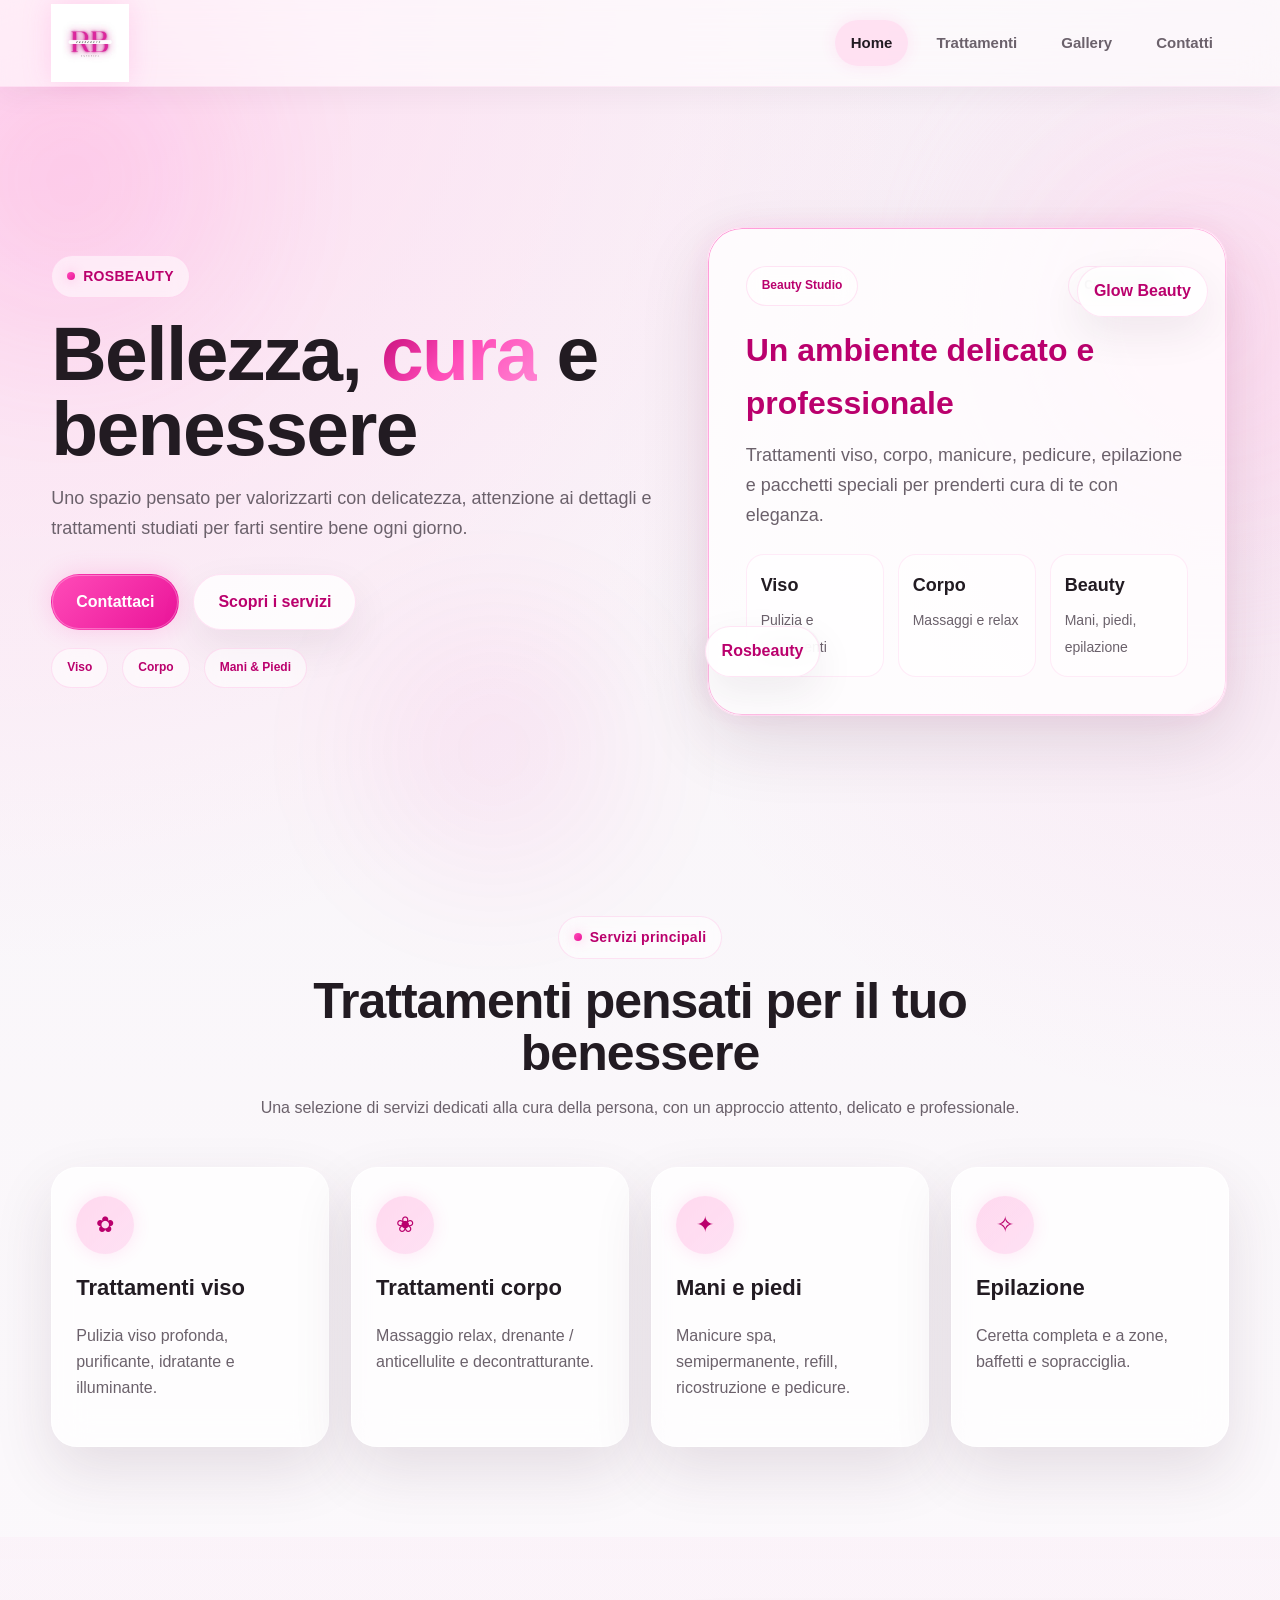
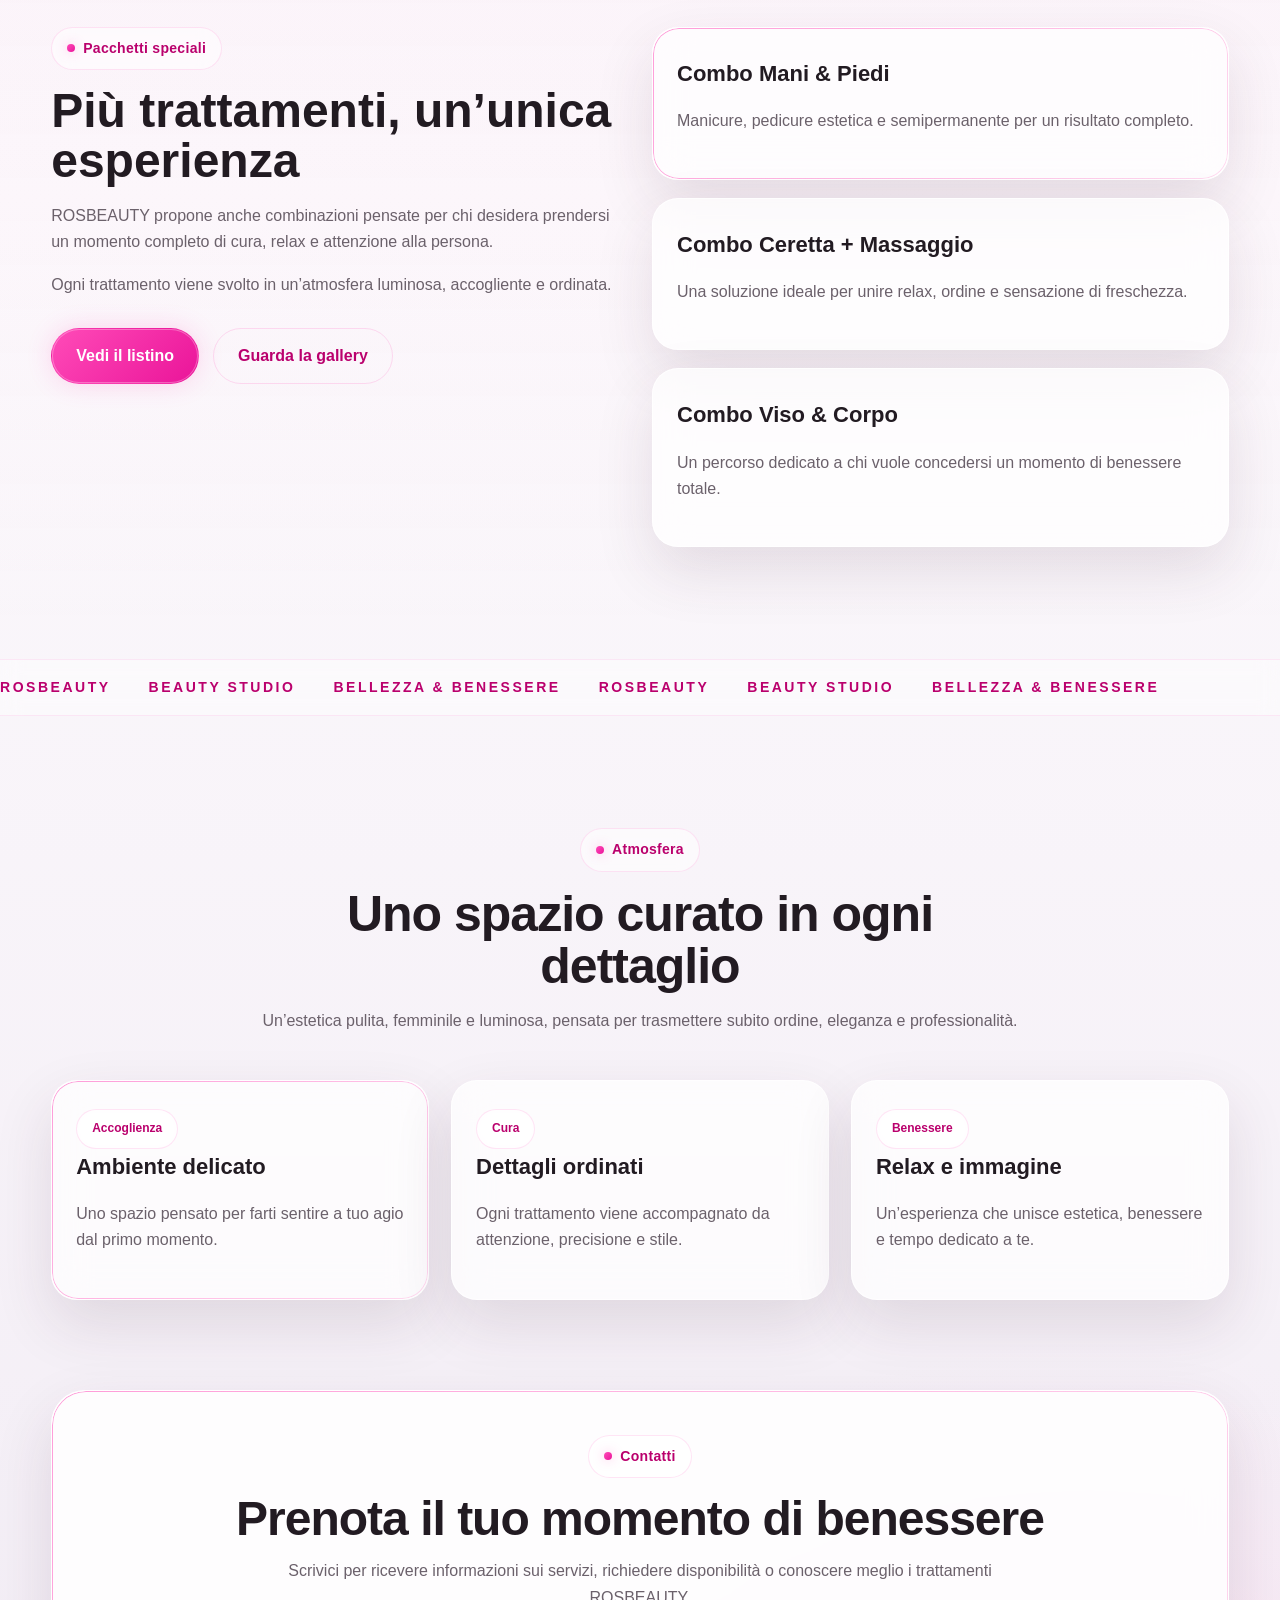
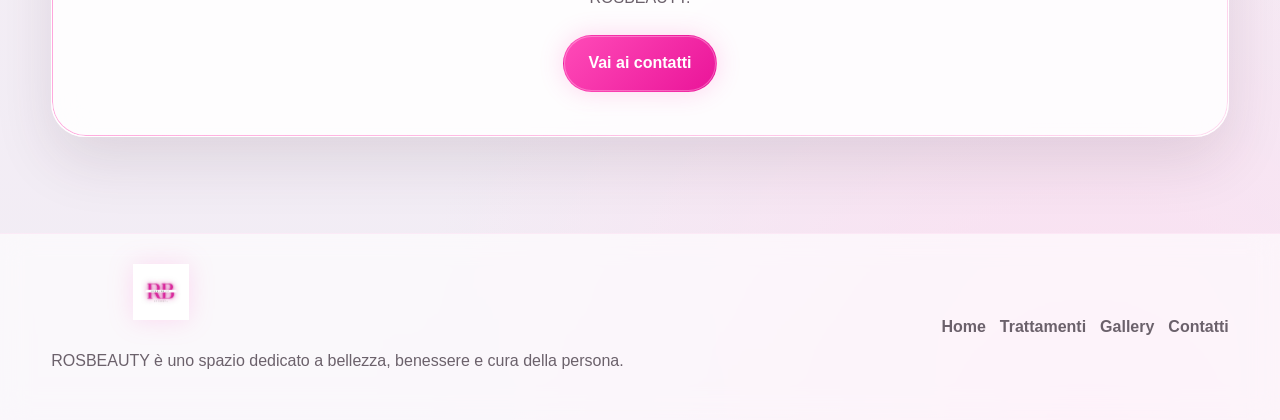
<file: index.html>
<!DOCTYPE html>
<html lang="it">
<head>
    <meta charset="UTF-8">
    <meta name="viewport" content="width=device-width, initial-scale=1.0">
    <title>ROSBEAUTY - Home</title>
    <meta name="description" content="ROSBEAUTY è uno spazio dedicato alla cura della persona, alla bellezza e al benessere.">
    <link rel="stylesheet" href="style.css">
</head>
<body>
    <div class="page-shell">
        <div class="bg-orb orb-1"></div>
        <div class="bg-orb orb-2"></div>
        <div class="bg-orb orb-3"></div>
        <div class="grid-overlay"></div>

        <header class="site-header">
            <nav class="navbar">
                <div class="container nav-inner">
                    <a href="index.html" class="brand" aria-label="Vai alla home di ROSBEAUTY">
                        <img src="images/logo.jpeg" alt="Logo ROSBEAUTY" class="logo-img">
                    </a>

                    <button class="menu-toggle" aria-label="Apri menu" aria-expanded="false">
                        <span></span>
                        <span></span>
                        <span></span>
                    </button>

                    <div class="nav-links">
                        <a href="index.html" class="active">Home</a>
                        <a href="trattamenti.html">Trattamenti</a>
                        <a href="gallery.html">Gallery</a>
                        <a href="contatti.html">Contatti</a>
                    </div>
                </div>
            </nav>
        </header>

        <main>
            <section class="hero">
                <div class="container hero-grid">
                    <div class="hero-copy reveal">
                        <span class="hero-badge">ROSBEAUTY</span>
                        <h1>
                            Bellezza, <span class="gradient-text">cura</span> e benessere
                        </h1>
                        <p>
                            Uno spazio pensato per valorizzarti con delicatezza, attenzione ai dettagli
                            e trattamenti studiati per farti sentire bene ogni giorno.
                        </p>

                        <div class="hero-buttons">
                            <a href="contatti.html" class="btn btn-primary">Contattaci</a>
                            <a href="trattamenti.html" class="btn btn-secondary">Scopri i servizi</a>
                        </div>

                        <div class="hero-mini-info">
                            <div class="mini-pill">Viso</div>
                            <div class="mini-pill">Corpo</div>
                            <div class="mini-pill">Mani & Piedi</div>
                        </div>
                    </div>

                    <div class="hero-visual reveal reveal-delay-1">
                        <div class="hero-main-card neon-card floating-card">
                            <div class="hero-card-top">
                                <span class="hero-card-chip">Beauty Studio</span>
                                <span class="hero-card-chip muted-chip">Cura su misura</span>
                            </div>

                            <h2>Un ambiente delicato e professionale</h2>
                            <p>
                                Trattamenti viso, corpo, manicure, pedicure, epilazione e pacchetti
                                speciali per prenderti cura di te con eleganza.
                            </p>

                            <div class="hero-stats">
                                <div class="stat-box">
                                    <strong>Viso</strong>
                                    <span>Pulizia e trattamenti</span>
                                </div>
                                <div class="stat-box">
                                    <strong>Corpo</strong>
                                    <span>Massaggi e relax</span>
                                </div>
                                <div class="stat-box">
                                    <strong>Beauty</strong>
                                    <span>Mani, piedi, epilazione</span>
                                </div>
                            </div>
                        </div>

                        <div class="floating-badge floating-badge-1">Glow Beauty</div>
                        <div class="floating-badge floating-badge-2">Rosbeauty</div>
                    </div>
                </div>
            </section>

            <section class="section">
                <div class="container">
                    <div class="section-heading reveal">
                        <span class="section-tag">Servizi principali</span>
                        <h2>Trattamenti pensati per il tuo benessere</h2>
                        <p>
                            Una selezione di servizi dedicati alla cura della persona, con un approccio
                            attento, delicato e professionale.
                        </p>
                    </div>

                    <div class="cards-grid">
                        <article class="service-card reveal reveal-delay-1">
                            <div class="icon-circle">✿</div>
                            <h3>Trattamenti viso</h3>
                            <p>Pulizia viso profonda, purificante, idratante e illuminante.</p>
                        </article>

                        <article class="service-card reveal reveal-delay-2">
                            <div class="icon-circle">❀</div>
                            <h3>Trattamenti corpo</h3>
                            <p>Massaggio relax, drenante / anticellulite e decontratturante.</p>
                        </article>

                        <article class="service-card reveal reveal-delay-3">
                            <div class="icon-circle">✦</div>
                            <h3>Mani e piedi</h3>
                            <p>Manicure spa, semipermanente, refill, ricostruzione e pedicure.</p>
                        </article>

                        <article class="service-card reveal reveal-delay-4">
                            <div class="icon-circle">✧</div>
                            <h3>Epilazione</h3>
                            <p>Ceretta completa e a zone, baffetti e sopracciglia.</p>
                        </article>
                    </div>
                </div>
            </section>

            <section class="section section-soft">
                <div class="container split-showcase">
                    <div class="showcase-text reveal">
                        <span class="section-tag">Pacchetti speciali</span>
                        <h2>Più trattamenti, un’unica esperienza</h2>
                        <p>
                            ROSBEAUTY propone anche combinazioni pensate per chi desidera prendersi
                            un momento completo di cura, relax e attenzione alla persona.
                        </p>
                        <p>
                            Ogni trattamento viene svolto in un’atmosfera luminosa, accogliente e ordinata.
                        </p>

                        <div class="inline-actions">
                            <a href="trattamenti.html" class="btn btn-primary">Vedi il listino</a>
                            <a href="gallery.html" class="btn btn-outline">Guarda la gallery</a>
                        </div>
                    </div>

                    <div class="showcase-stack reveal reveal-delay-1">
                        <div class="feature-box glass-card neon-card">
                            <h3>Combo Mani & Piedi</h3>
                            <p>Manicure, pedicure estetica e semipermanente per un risultato completo.</p>
                        </div>

                        <div class="feature-box glass-card">
                            <h3>Combo Ceretta + Massaggio</h3>
                            <p>Una soluzione ideale per unire relax, ordine e sensazione di freschezza.</p>
                        </div>

                        <div class="feature-box glass-card">
                            <h3>Combo Viso & Corpo</h3>
                            <p>Un percorso dedicato a chi vuole concedersi un momento di benessere totale.</p>
                        </div>
                    </div>
                </div>
            </section>

            <section class="section marquee-section">
                <div class="marquee-wrap">
                    <div class="marquee-track">
                        <span>ROSBEAUTY</span>
                        <span>BEAUTY STUDIO</span>
                        <span>BELLEZZA & BENESSERE</span>
                        <span>ROSBEAUTY</span>
                        <span>BEAUTY STUDIO</span>
                        <span>BELLEZZA & BENESSERE</span>
                    </div>
                </div>
            </section>

            <section class="section">
                <div class="container">
                    <div class="section-heading reveal">
                        <span class="section-tag">Atmosfera</span>
                        <h2>Uno spazio curato in ogni dettaglio</h2>
                        <p>
                            Un’estetica pulita, femminile e luminosa, pensata per trasmettere subito
                            ordine, eleganza e professionalità.
                        </p>
                    </div>

                    <div class="combo-grid">
                        <article class="combo-card neon-card reveal reveal-delay-1">
                            <span class="combo-label">Accoglienza</span>
                            <h3>Ambiente delicato</h3>
                            <p>Uno spazio pensato per farti sentire a tuo agio dal primo momento.</p>
                        </article>

                        <article class="combo-card reveal reveal-delay-2">
                            <span class="combo-label">Cura</span>
                            <h3>Dettagli ordinati</h3>
                            <p>Ogni trattamento viene accompagnato da attenzione, precisione e stile.</p>
                        </article>

                        <article class="combo-card reveal reveal-delay-3">
                            <span class="combo-label">Benessere</span>
                            <h3>Relax e immagine</h3>
                            <p>Un’esperienza che unisce estetica, benessere e tempo dedicato a te.</p>
                        </article>
                    </div>
                </div>
            </section>

            <section class="cta-section">
                <div class="container">
                    <div class="cta-box neon-card reveal">
                        <span class="section-tag">Contatti</span>
                        <h2>Prenota il tuo momento di benessere</h2>
                        <p>
                            Scrivici per ricevere informazioni sui servizi, richiedere disponibilità
                            o conoscere meglio i trattamenti ROSBEAUTY.
                        </p>
                        <a href="contatti.html" class="btn btn-primary">Vai ai contatti</a>
                    </div>
                </div>
            </section>
        </main>

        <footer>
            <div class="container footer-inner">
                <div class="footer-brand">
                    <img src="images/logo.jpeg" alt="Logo ROSBEAUTY" class="footer-logo">
                    <p>
                        ROSBEAUTY è uno spazio dedicato a bellezza, benessere e cura della persona.
                    </p>
                </div>

                <div class="footer-links">
                    <a href="index.html">Home</a>
                    <a href="trattamenti.html">Trattamenti</a>
                    <a href="gallery.html">Gallery</a>
                    <a href="contatti.html">Contatti</a>
                </div>
            </div>
        </footer>
    </div>

    <script src="site.js"></script>
</body>
</html>
</file>
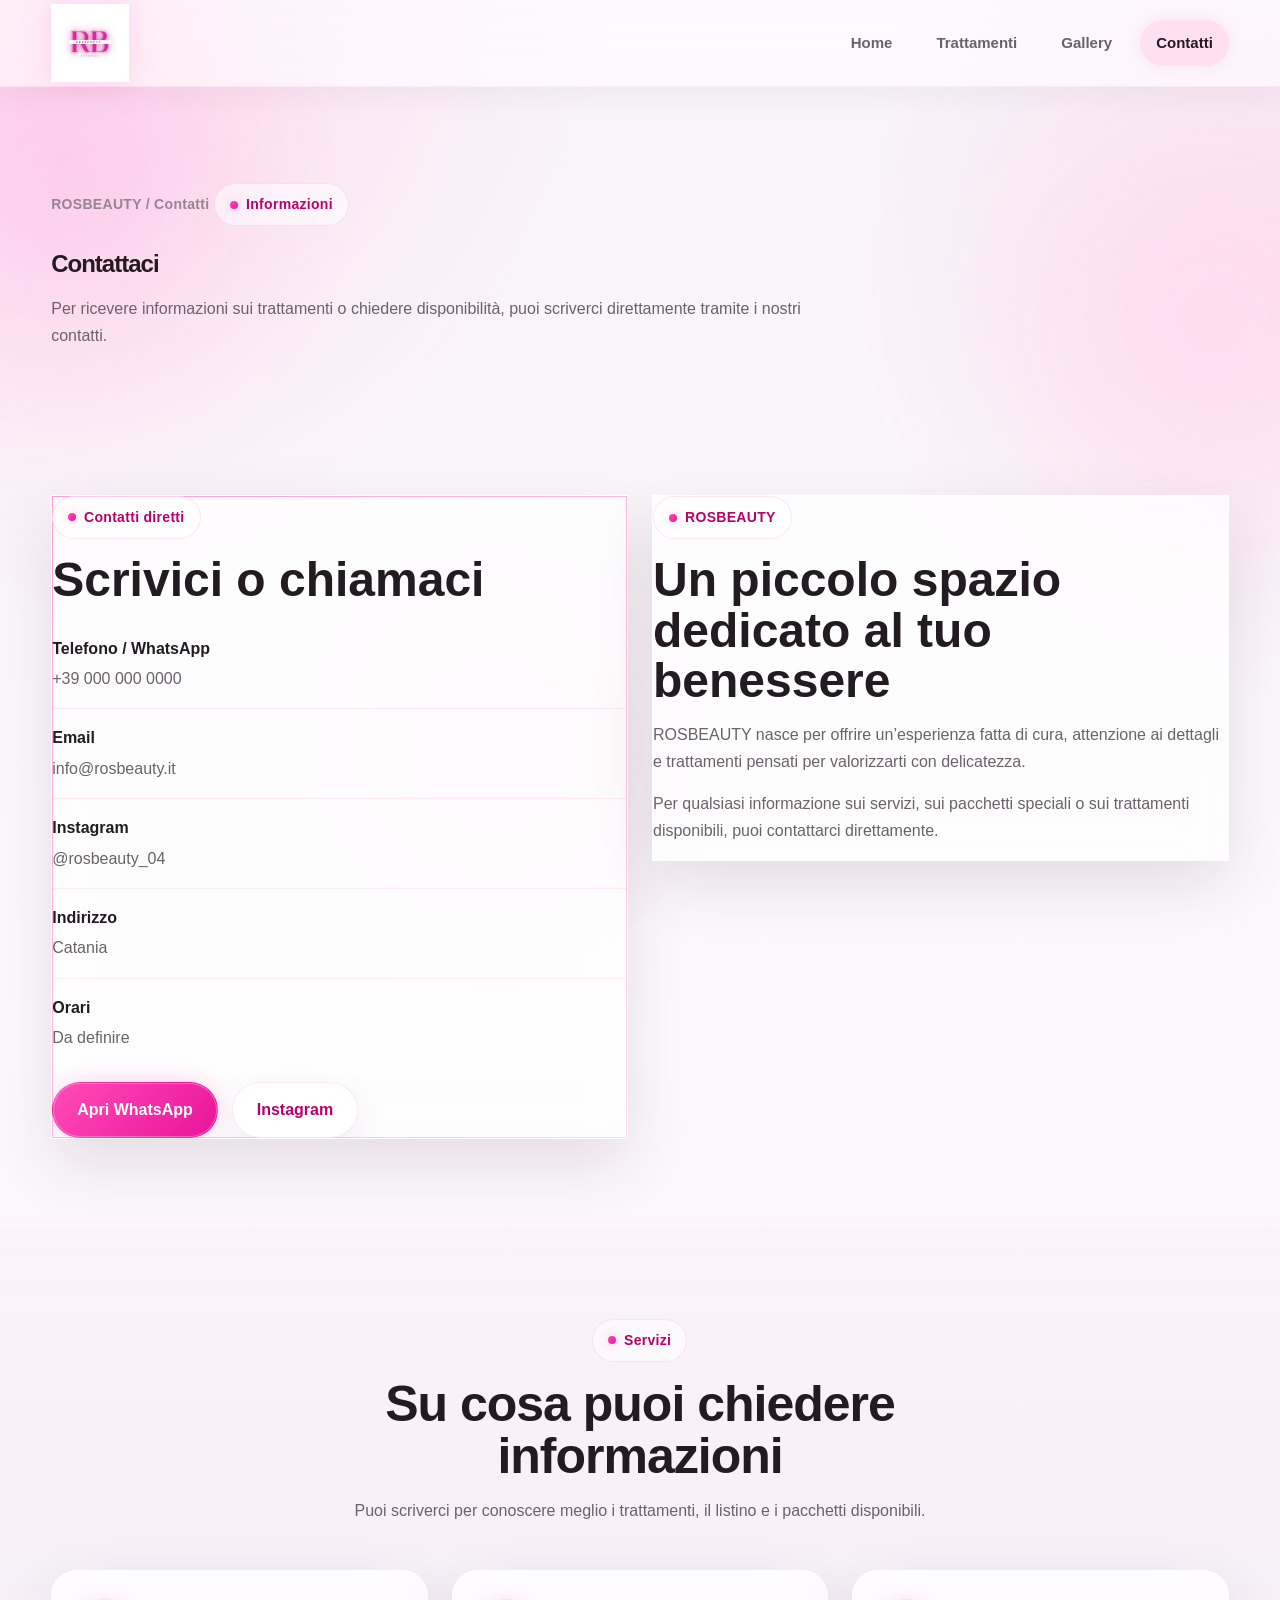
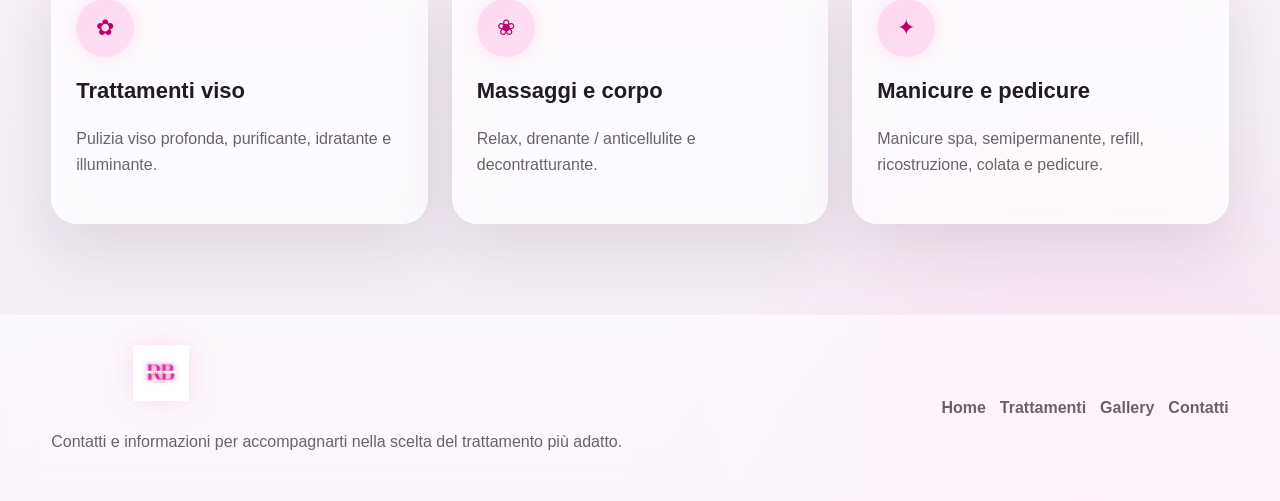
<file: contatti.html>
<!DOCTYPE html>
<html lang="it">
<head>
    <meta charset="UTF-8">
    <meta name="viewport" content="width=device-width, initial-scale=1.0">
    <title>ROSBEAUTY - Contatti</title>
    <meta name="description" content="Contatta ROSBEAUTY per informazioni e appuntamenti.">
    <link rel="stylesheet" href="style.css">
</head>
<body>
    <div class="page-shell">
        <div class="bg-orb orb-1"></div>
        <div class="bg-orb orb-2"></div>
        <div class="bg-orb orb-3"></div>
        <div class="grid-overlay"></div>

        <header class="site-header">
            <nav class="navbar">
                <div class="container nav-inner">
                    <a href="index.html" class="brand" aria-label="Vai alla home di ROSBEAUTY">
                        <img src="images/logo.jpeg" alt="Logo ROSBEAUTY" class="logo-img">
                    </a>

                    <button class="menu-toggle" aria-label="Apri menu" aria-expanded="false">
                        <span></span>
                        <span></span>
                        <span></span>
                    </button>

                    <div class="nav-links">
                        <a href="index.html">Home</a>
                        <a href="trattamenti.html">Trattamenti</a>
                        <a href="gallery.html">Gallery</a>
                        <a href="contatti.html" class="active">Contatti</a>
                    </div>
                </div>
            </nav>
        </header>

        <main>
            <section class="page-hero">
                <div class="container">
                    <span class="page-breadcrumb">ROSBEAUTY / Contatti</span>
                    <span class="section-tag">Informazioni</span>
                    <h1>Contattaci</h1>
                    <p class="page-note">
                        Per ricevere informazioni sui trattamenti o chiedere disponibilità, puoi scriverci
                        direttamente tramite i nostri contatti.
                    </p>
                </div>
            </section>

            <section class="section">
                <div class="container contact-split">
                    <div class="contact-info-box neon-card reveal">
                        <span class="section-tag">Contatti diretti</span>
                        <h2>Scrivici o chiamaci</h2>

                        <ul class="contact-list">
                            <li>
                                <strong>Telefono / WhatsApp</strong>
                                <span>+39 000 000 0000</span>
                            </li>

                            <li>
                                <strong>Email</strong>
                                <span>info@rosbeauty.it</span>
                            </li>

                            <li>
                                <strong>Instagram</strong>
                                <span>@rosbeauty_04</span>
                            </li>

                            <li>
                                <strong>Indirizzo</strong>
                                <span>Catania</span>
                            </li>

                            <li>
                                <strong>Orari</strong>
                                <span>Da definire</span>
                            </li>
                        </ul>

                        <div class="inline-actions">
                            <a href="#" class="btn btn-primary">Apri WhatsApp</a>
                            <a href="#" class="btn btn-secondary">Instagram</a>
                        </div>
                    </div>

                    <div class="content-block glass-card reveal reveal-delay-1">
                        <span class="section-tag">ROSBEAUTY</span>
                        <h2>Un piccolo spazio dedicato al tuo benessere</h2>
                        <p>
                            ROSBEAUTY nasce per offrire un’esperienza fatta di cura, attenzione ai dettagli
                            e trattamenti pensati per valorizzarti con delicatezza.
                        </p>
                        <p>
                            Per qualsiasi informazione sui servizi, sui pacchetti speciali o sui trattamenti
                            disponibili, puoi contattarci direttamente.
                        </p>
                    </div>
                </div>
            </section>

            <section class="section section-soft">
                <div class="container">
                    <div class="section-heading reveal">
                        <span class="section-tag">Servizi</span>
                        <h2>Su cosa puoi chiedere informazioni</h2>
                        <p>
                            Puoi scriverci per conoscere meglio i trattamenti, il listino e i pacchetti disponibili.
                        </p>
                    </div>

                    <div class="info-grid">
                        <article class="contact-card reveal reveal-delay-1">
                            <div class="icon-circle">✿</div>
                            <h3>Trattamenti viso</h3>
                            <p>Pulizia viso profonda, purificante, idratante e illuminante.</p>
                        </article>

                        <article class="contact-card reveal reveal-delay-2">
                            <div class="icon-circle">❀</div>
                            <h3>Massaggi e corpo</h3>
                            <p>Relax, drenante / anticellulite e decontratturante.</p>
                        </article>

                        <article class="contact-card reveal reveal-delay-3">
                            <div class="icon-circle">✦</div>
                            <h3>Manicure e pedicure</h3>
                            <p>Manicure spa, semipermanente, refill, ricostruzione, colata e pedicure.</p>
                        </article>
                    </div>
                </div>
            </section>
        </main>

        <footer>
            <div class="container footer-inner">
                <div class="footer-brand">
                    <img src="images/logo.jpeg" alt="Logo ROSBEAUTY" class="footer-logo">
                    <p>Contatti e informazioni per accompagnarti nella scelta del trattamento più adatto.</p>
                </div>

                <div class="footer-links">
                    <a href="index.html">Home</a>
                    <a href="trattamenti.html">Trattamenti</a>
                    <a href="gallery.html">Gallery</a>
                    <a href="contatti.html">Contatti</a>
                </div>
            </div>
        </footer>
    </div>

    <script src="site.js"></script>
</body>
</html>
</file>
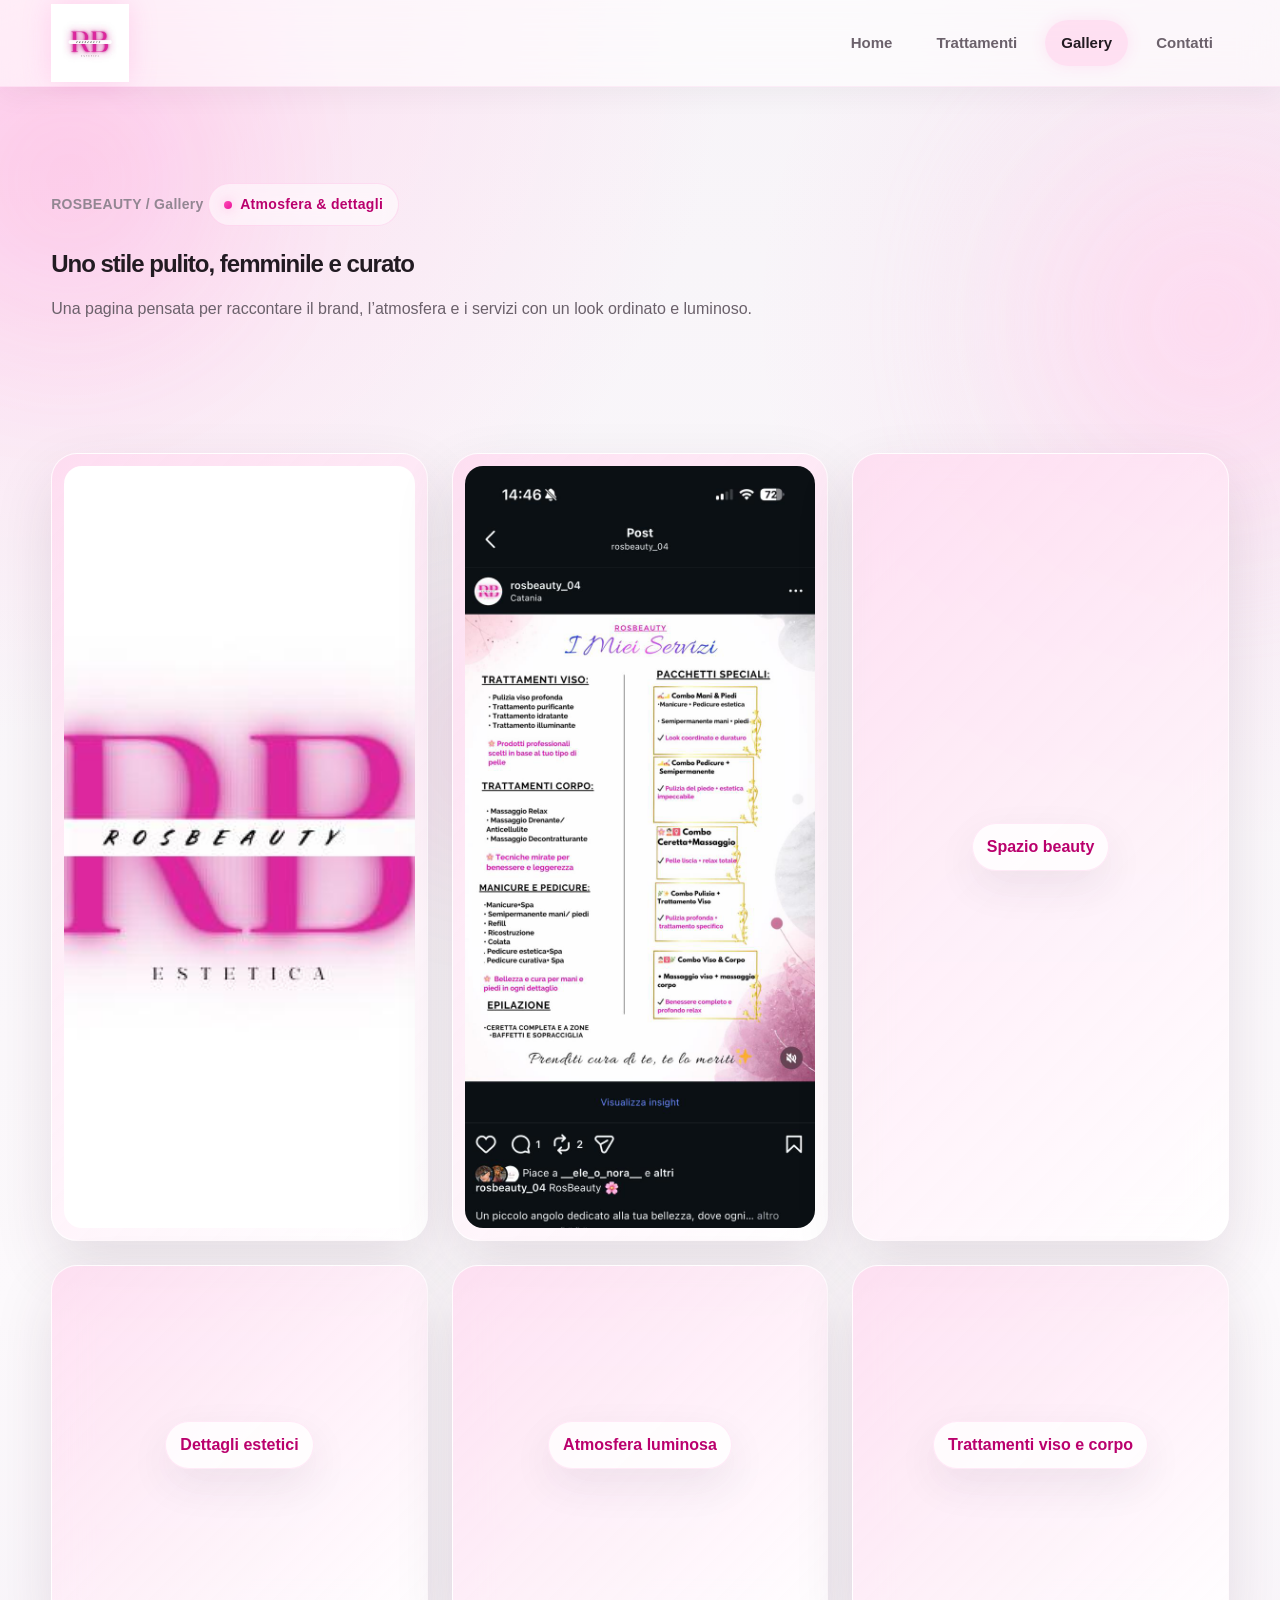
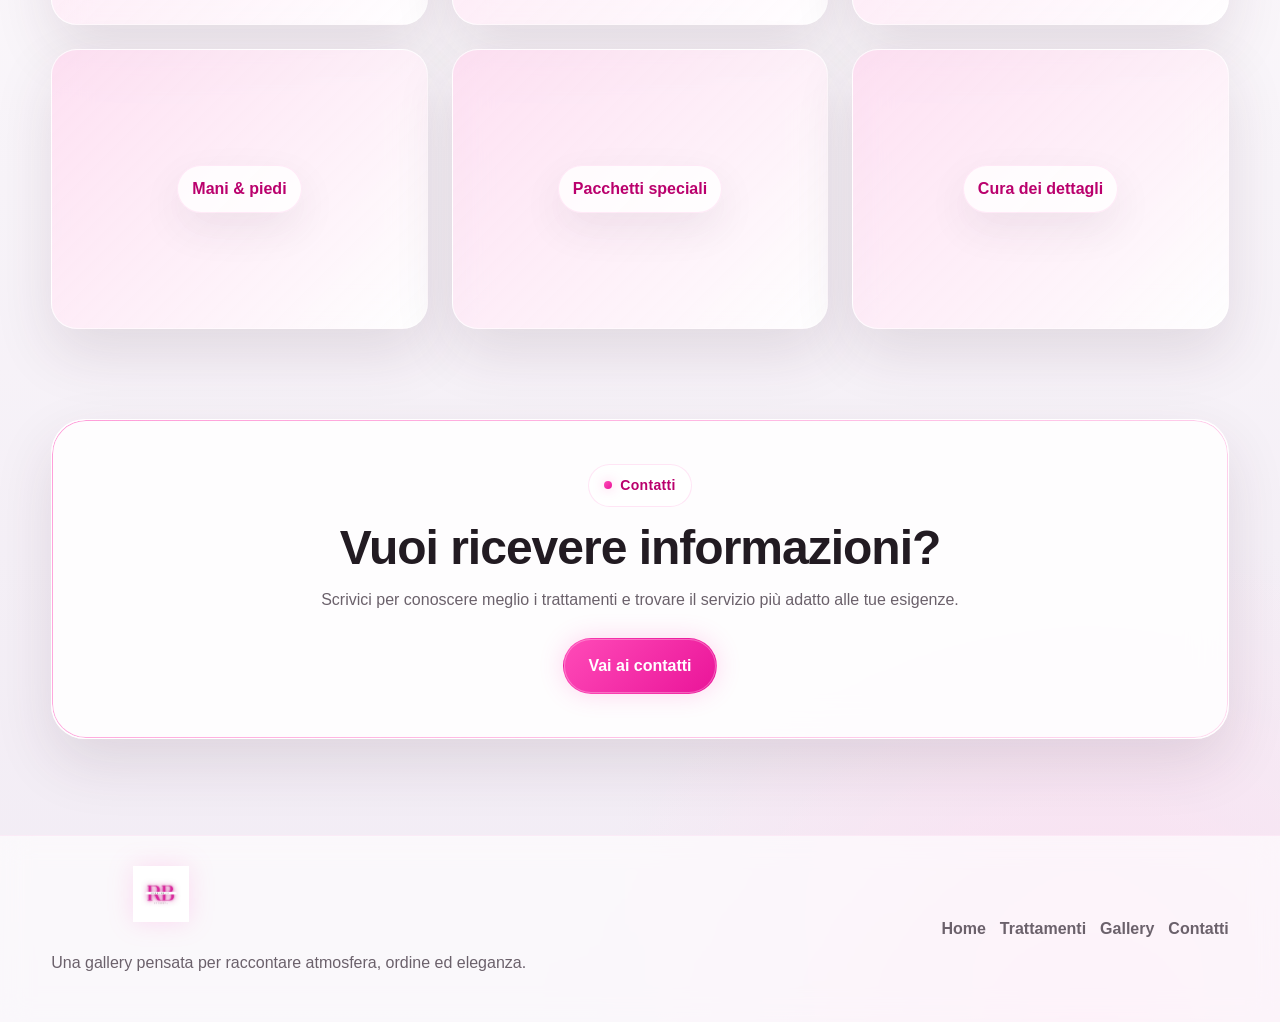
<file: gallery.html>
<!DOCTYPE html>
<html lang="it">
<head>
    <meta charset="UTF-8">
    <meta name="viewport" content="width=device-width, initial-scale=1.0">
    <title>ROSBEAUTY - Gallery</title>
    <meta name="description" content="Scopri la gallery di ROSBEAUTY.">
    <link rel="stylesheet" href="style.css">
</head>
<body>
    <div class="page-shell">
        <div class="bg-orb orb-1"></div>
        <div class="bg-orb orb-2"></div>
        <div class="bg-orb orb-3"></div>
        <div class="grid-overlay"></div>

        <header class="site-header">
            <nav class="navbar">
                <div class="container nav-inner">
                    <a href="index.html" class="brand" aria-label="Vai alla home di ROSBEAUTY">
                        <img src="images/logo.jpeg" alt="Logo ROSBEAUTY" class="logo-img">
                    </a>

                    <button class="menu-toggle" aria-label="Apri menu" aria-expanded="false">
                        <span></span>
                        <span></span>
                        <span></span>
                    </button>

                    <div class="nav-links">
                        <a href="index.html">Home</a>
                        <a href="trattamenti.html">Trattamenti</a>
                        <a href="gallery.html" class="active">Gallery</a>
                        <a href="contatti.html">Contatti</a>
                    </div>
                </div>
            </nav>
        </header>

        <main>
            <section class="page-hero compact">
                <div class="container">
                    <span class="page-breadcrumb">ROSBEAUTY / Gallery</span>
                    <span class="section-tag">Atmosfera & dettagli</span>
                    <h1>Uno stile pulito, femminile e curato</h1>
                    <p class="page-note">
                        Una pagina pensata per raccontare il brand, l’atmosfera e i servizi con un look
                        ordinato e luminoso.
                    </p>
                </div>
            </section>

            <section class="section">
                <div class="container">
                    <div class="gallery-layout">
                        <div class="gallery-box tall reveal"><img src="images/logo.jpeg" alt="Logo ROSBEAUTY"></div>
                        <div class="gallery-box reveal reveal-delay-1"><img src="images/servizi.jpeg" alt="Lista servizi ROSBEAUTY"></div>
                        <div class="gallery-box reveal reveal-delay-2"><div class="gallery-label">Spazio beauty</div></div>

                        <div class="gallery-box reveal"><div class="gallery-label">Dettagli estetici</div></div>
                        <div class="gallery-box tall reveal reveal-delay-1"><div class="gallery-label">Atmosfera luminosa</div></div>
                        <div class="gallery-box reveal reveal-delay-2"><div class="gallery-label">Trattamenti viso e corpo</div></div>

                        <div class="gallery-box reveal"><div class="gallery-label">Mani & piedi</div></div>
                        <div class="gallery-box reveal reveal-delay-1"><div class="gallery-label">Pacchetti speciali</div></div>
                        <div class="gallery-box reveal reveal-delay-2"><div class="gallery-label">Cura dei dettagli</div></div>
                    </div>
                </div>
            </section>

            <section class="cta-section">
                <div class="container">
                    <div class="cta-box neon-card reveal">
                        <span class="section-tag">Contatti</span>
                        <h2>Vuoi ricevere informazioni?</h2>
                        <p>
                            Scrivici per conoscere meglio i trattamenti e trovare il servizio più adatto alle tue esigenze.
                        </p>
                        <a href="contatti.html" class="btn btn-primary">Vai ai contatti</a>
                    </div>
                </div>
            </section>
        </main>

        <footer>
            <div class="container footer-inner">
                <div class="footer-brand">
                    <img src="images/logo.jpeg" alt="Logo ROSBEAUTY" class="footer-logo">
                    <p>Una gallery pensata per raccontare atmosfera, ordine ed eleganza.</p>
                </div>

                <div class="footer-links">
                    <a href="index.html">Home</a>
                    <a href="trattamenti.html">Trattamenti</a>
                    <a href="gallery.html">Gallery</a>
                    <a href="contatti.html">Contatti</a>
                </div>
            </div>
        </footer>
    </div>

    <script src="site.js"></script>
</body>
</html>
</file>
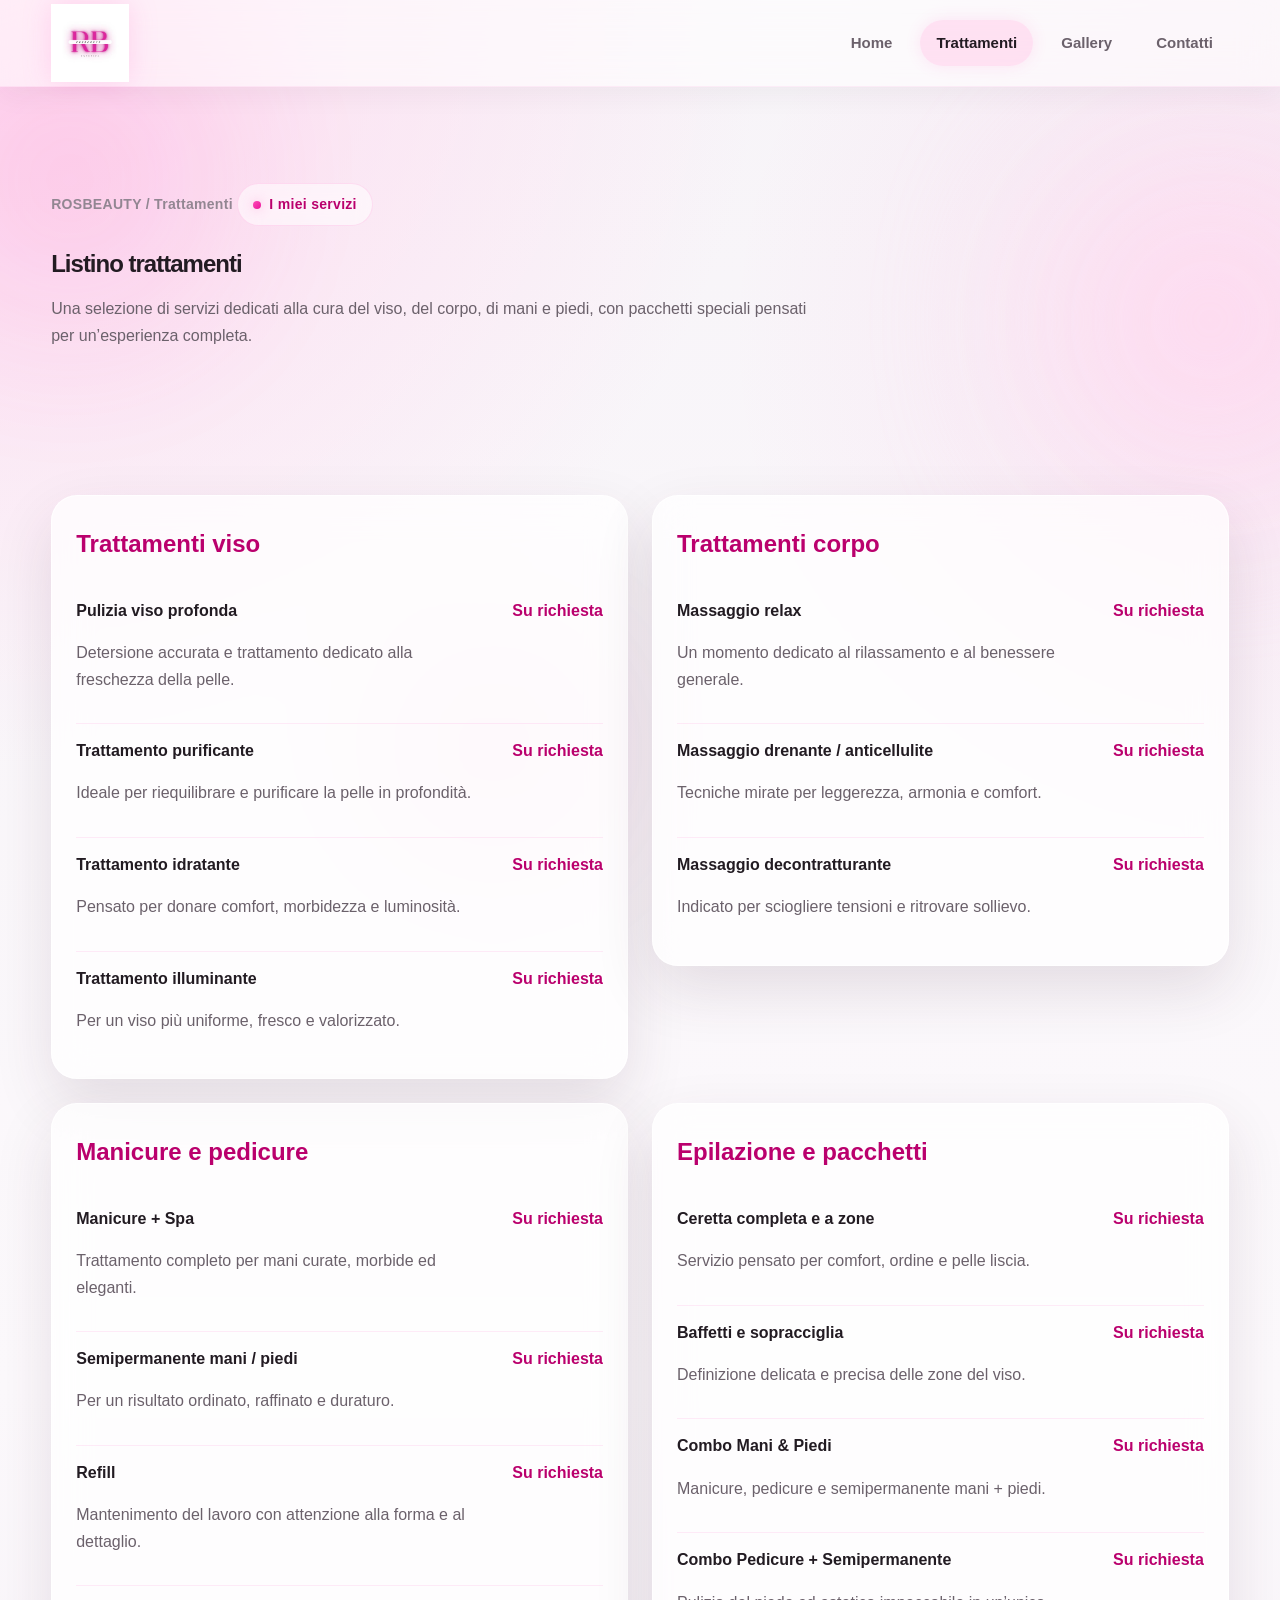
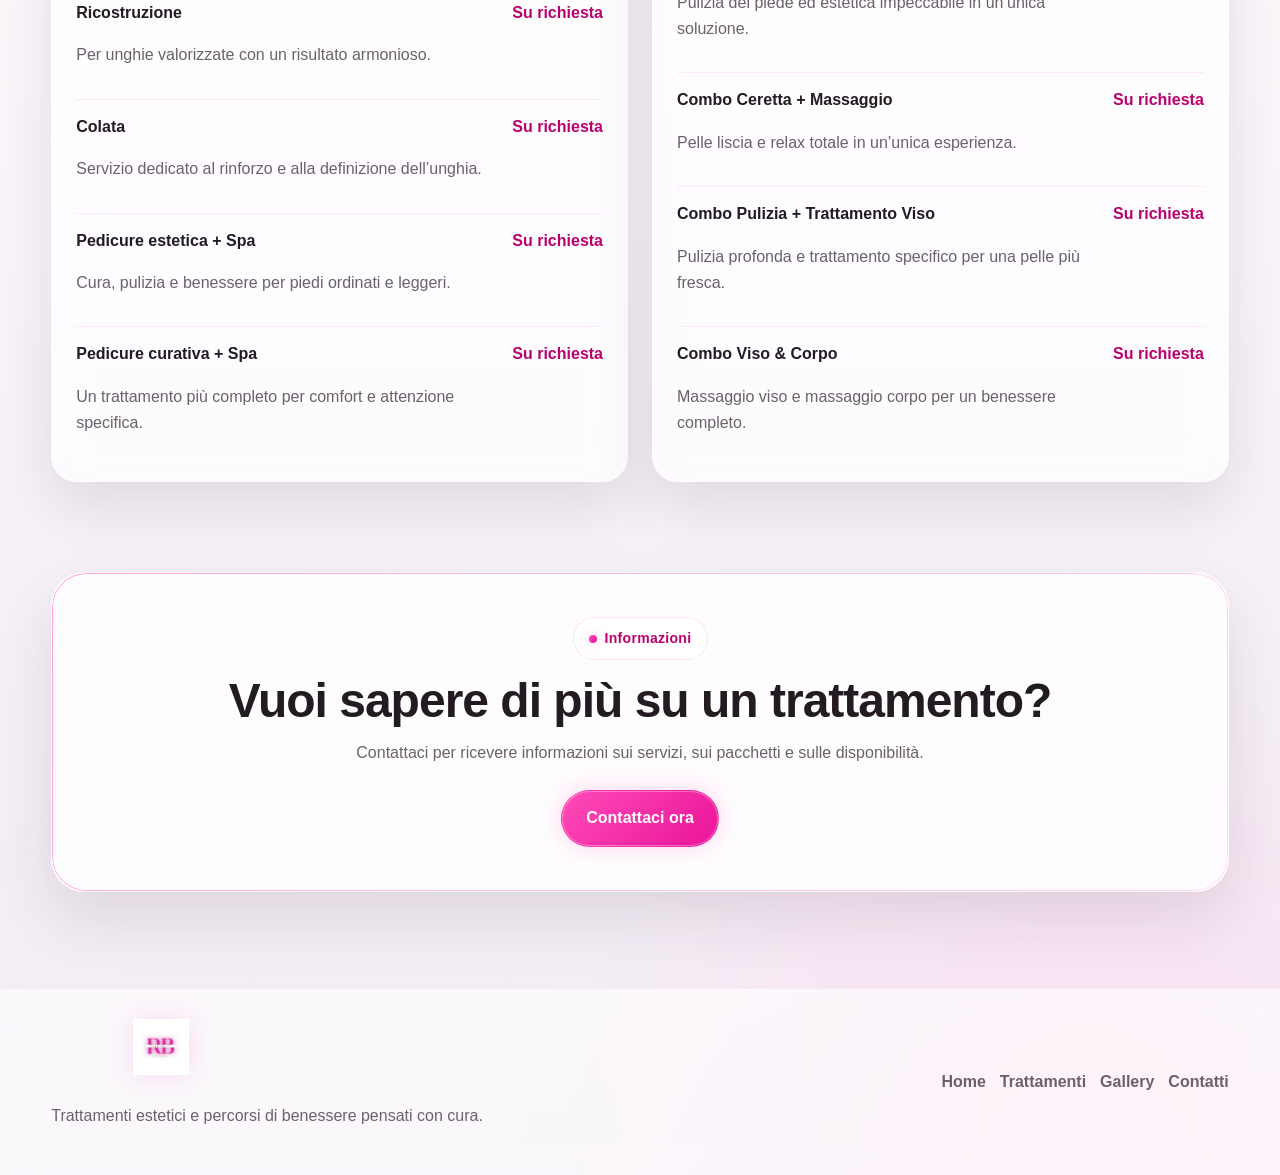
<file: trattamenti.html>
<!DOCTYPE html>
<html lang="it">
<head>
    <meta charset="UTF-8">
    <meta name="viewport" content="width=device-width, initial-scale=1.0">
    <title>ROSBEAUTY - Trattamenti</title>
    <meta name="description" content="Scopri i trattamenti ROSBEAUTY.">
    <link rel="stylesheet" href="style.css">
</head>
<body>
    <div class="page-shell">
        <div class="bg-orb orb-1"></div>
        <div class="bg-orb orb-2"></div>
        <div class="bg-orb orb-3"></div>
        <div class="grid-overlay"></div>

        <header class="site-header">
            <nav class="navbar">
                <div class="container nav-inner">
                    <a href="index.html" class="brand" aria-label="Vai alla home di ROSBEAUTY">
                        <img src="images/logo.jpeg" alt="Logo ROSBEAUTY" class="logo-img">
                    </a>

                    <button class="menu-toggle" aria-label="Apri menu" aria-expanded="false">
                        <span></span>
                        <span></span>
                        <span></span>
                    </button>

                    <div class="nav-links">
                        <a href="index.html">Home</a>
                        <a href="trattamenti.html" class="active">Trattamenti</a>
                        <a href="gallery.html">Gallery</a>
                        <a href="contatti.html">Contatti</a>
                    </div>
                </div>
            </nav>
        </header>

        <main>
            <section class="page-hero">
                <div class="container">
                    <span class="page-breadcrumb">ROSBEAUTY / Trattamenti</span>
                    <span class="section-tag">I miei servizi</span>
                    <h1>Listino trattamenti</h1>
                    <p class="page-note">
                        Una selezione di servizi dedicati alla cura del viso, del corpo, di mani e piedi,
                        con pacchetti speciali pensati per un’esperienza completa.
                    </p>
                </div>
            </section>

            <section class="section">
                <div class="container prices-grid">
                    <div class="price-list reveal">
                        <h3>Trattamenti viso</h3>

                        <div class="price-item">
                            <div>
                                <strong>Pulizia viso profonda</strong>
                                <p>Detersione accurata e trattamento dedicato alla freschezza della pelle.</p>
                            </div>
                            <span>Su richiesta</span>
                        </div>

                        <div class="price-item">
                            <div>
                                <strong>Trattamento purificante</strong>
                                <p>Ideale per riequilibrare e purificare la pelle in profondità.</p>
                            </div>
                            <span>Su richiesta</span>
                        </div>

                        <div class="price-item">
                            <div>
                                <strong>Trattamento idratante</strong>
                                <p>Pensato per donare comfort, morbidezza e luminosità.</p>
                            </div>
                            <span>Su richiesta</span>
                        </div>

                        <div class="price-item">
                            <div>
                                <strong>Trattamento illuminante</strong>
                                <p>Per un viso più uniforme, fresco e valorizzato.</p>
                            </div>
                            <span>Su richiesta</span>
                        </div>
                    </div>

                    <div class="price-list reveal reveal-delay-1">
                        <h3>Trattamenti corpo</h3>

                        <div class="price-item">
                            <div>
                                <strong>Massaggio relax</strong>
                                <p>Un momento dedicato al rilassamento e al benessere generale.</p>
                            </div>
                            <span>Su richiesta</span>
                        </div>

                        <div class="price-item">
                            <div>
                                <strong>Massaggio drenante / anticellulite</strong>
                                <p>Tecniche mirate per leggerezza, armonia e comfort.</p>
                            </div>
                            <span>Su richiesta</span>
                        </div>

                        <div class="price-item">
                            <div>
                                <strong>Massaggio decontratturante</strong>
                                <p>Indicato per sciogliere tensioni e ritrovare sollievo.</p>
                            </div>
                            <span>Su richiesta</span>
                        </div>
                    </div>

                    <div class="price-list reveal reveal-delay-2">
                        <h3>Manicure e pedicure</h3>

                        <div class="price-item">
                            <div>
                                <strong>Manicure + Spa</strong>
                                <p>Trattamento completo per mani curate, morbide ed eleganti.</p>
                            </div>
                            <span>Su richiesta</span>
                        </div>

                        <div class="price-item">
                            <div>
                                <strong>Semipermanente mani / piedi</strong>
                                <p>Per un risultato ordinato, raffinato e duraturo.</p>
                            </div>
                            <span>Su richiesta</span>
                        </div>

                        <div class="price-item">
                            <div>
                                <strong>Refill</strong>
                                <p>Mantenimento del lavoro con attenzione alla forma e al dettaglio.</p>
                            </div>
                            <span>Su richiesta</span>
                        </div>

                        <div class="price-item">
                            <div>
                                <strong>Ricostruzione</strong>
                                <p>Per unghie valorizzate con un risultato armonioso.</p>
                            </div>
                            <span>Su richiesta</span>
                        </div>

                        <div class="price-item">
                            <div>
                                <strong>Colata</strong>
                                <p>Servizio dedicato al rinforzo e alla definizione dell’unghia.</p>
                            </div>
                            <span>Su richiesta</span>
                        </div>

                        <div class="price-item">
                            <div>
                                <strong>Pedicure estetica + Spa</strong>
                                <p>Cura, pulizia e benessere per piedi ordinati e leggeri.</p>
                            </div>
                            <span>Su richiesta</span>
                        </div>

                        <div class="price-item">
                            <div>
                                <strong>Pedicure curativa + Spa</strong>
                                <p>Un trattamento più completo per comfort e attenzione specifica.</p>
                            </div>
                            <span>Su richiesta</span>
                        </div>
                    </div>

                    <div class="price-list reveal reveal-delay-3">
                        <h3>Epilazione e pacchetti</h3>

                        <div class="price-item">
                            <div>
                                <strong>Ceretta completa e a zone</strong>
                                <p>Servizio pensato per comfort, ordine e pelle liscia.</p>
                            </div>
                            <span>Su richiesta</span>
                        </div>

                        <div class="price-item">
                            <div>
                                <strong>Baffetti e sopracciglia</strong>
                                <p>Definizione delicata e precisa delle zone del viso.</p>
                            </div>
                            <span>Su richiesta</span>
                        </div>

                        <div class="price-item">
                            <div>
                                <strong>Combo Mani & Piedi</strong>
                                <p>Manicure, pedicure e semipermanente mani + piedi.</p>
                            </div>
                            <span>Su richiesta</span>
                        </div>

                        <div class="price-item">
                            <div>
                                <strong>Combo Pedicure + Semipermanente</strong>
                                <p>Pulizia del piede ed estetica impeccabile in un’unica soluzione.</p>
                            </div>
                            <span>Su richiesta</span>
                        </div>

                        <div class="price-item">
                            <div>
                                <strong>Combo Ceretta + Massaggio</strong>
                                <p>Pelle liscia e relax totale in un’unica esperienza.</p>
                            </div>
                            <span>Su richiesta</span>
                        </div>

                        <div class="price-item">
                            <div>
                                <strong>Combo Pulizia + Trattamento Viso</strong>
                                <p>Pulizia profonda e trattamento specifico per una pelle più fresca.</p>
                            </div>
                            <span>Su richiesta</span>
                        </div>

                        <div class="price-item">
                            <div>
                                <strong>Combo Viso & Corpo</strong>
                                <p>Massaggio viso e massaggio corpo per un benessere completo.</p>
                            </div>
                            <span>Su richiesta</span>
                        </div>
                    </div>
                </div>
            </section>

            <section class="cta-section">
                <div class="container">
                    <div class="cta-box neon-card reveal">
                        <span class="section-tag">Informazioni</span>
                        <h2>Vuoi sapere di più su un trattamento?</h2>
                        <p>
                            Contattaci per ricevere informazioni sui servizi, sui pacchetti e sulle disponibilità.
                        </p>
                        <a href="contatti.html" class="btn btn-primary">Contattaci ora</a>
                    </div>
                </div>
            </section>
        </main>

        <footer>
            <div class="container footer-inner">
                <div class="footer-brand">
                    <img src="images/logo.jpeg" alt="Logo ROSBEAUTY" class="footer-logo">
                    <p>Trattamenti estetici e percorsi di benessere pensati con cura.</p>
                </div>

                <div class="footer-links">
                    <a href="index.html">Home</a>
                    <a href="trattamenti.html">Trattamenti</a>
                    <a href="gallery.html">Gallery</a>
                    <a href="contatti.html">Contatti</a>
                </div>
            </div>
        </footer>
    </div>

    <script src="site.js"></script>
</body>
</html>
</file>
<file: style.css>
html {
    scroll-behavior: smooth;
}

* {
    box-sizing: border-box;
}

:root {
    --bg: #f7f4f8;
    --bg-soft: #fcf9fc;
    --bg-deep: #f1ebf4;
    --card: rgba(255, 255, 255, 0.72);
    --card-strong: rgba(255, 255, 255, 0.86);
    --text: #221b22;
    --text-soft: #6b616b;
    --muted: #928692;
    --pink-light: #ffd8ef;
    --pink: #ff4bb8;
    --pink-strong: #ea1499;
    --pink-deep: #ba006d;
    --line: rgba(255, 75, 184, 0.14);
    --line-strong: rgba(255, 75, 184, 0.24);
    --glow-soft: rgba(255, 75, 184, 0.16);
    --glow-strong: rgba(255, 75, 184, 0.24);
    --shadow-soft: 0 16px 40px rgba(69, 42, 61, 0.08);
    --shadow-card: 0 24px 60px rgba(67, 34, 57, 0.12);
    --shadow-neon: 0 0 28px rgba(255, 75, 184, 0.18);
    --radius-xl: 34px;
    --radius-lg: 26px;
    --radius-md: 20px;
    --radius-sm: 14px;
    --max-width: 1180px;
}

body {
    margin: 0;
    font-family: Arial, sans-serif;
    color: var(--text);
    background:
        radial-gradient(circle at 0% 0%, rgba(255, 216, 239, 0.95), transparent 25%),
        radial-gradient(circle at 100% 12%, rgba(255, 75, 184, 0.10), transparent 20%),
        radial-gradient(circle at 85% 100%, rgba(255, 216, 239, 0.70), transparent 18%),
        linear-gradient(180deg, var(--bg) 0%, var(--bg-soft) 50%, var(--bg-deep) 100%);
    line-height: 1.65;
    overflow-x: hidden;
    position: relative;
}

img {
    display: block;
    max-width: 100%;
}

a {
    color: inherit;
    text-decoration: none;
}

button,
input,
select,
textarea {
    font: inherit;
}

.container {
    width: min(92%, var(--max-width));
    margin: 0 auto;
}

.page-shell {
    min-height: 100vh;
    position: relative;
}

.bg-orb {
    position: fixed;
    border-radius: 50%;
    filter: blur(90px);
    z-index: -1;
    pointer-events: none;
    opacity: 0.95;
    animation: floatOrb 10s ease-in-out infinite;
}

.orb-1 {
    top: 30px;
    left: -80px;
    width: 300px;
    height: 300px;
    background: var(--glow-soft);
}

.orb-2 {
    right: -90px;
    top: 160px;
    width: 320px;
    height: 320px;
    background: rgba(255, 216, 239, 0.82);
    animation-delay: 1.5s;
}

.orb-3 {
    bottom: 40px;
    left: 30%;
    width: 220px;
    height: 220px;
    background: rgba(234, 20, 153, 0.10);
    animation-delay: 3s;
}

.grid-overlay {
    position: fixed;
    inset: 0;
    pointer-events: none;
    z-index: -2;
    opacity: 0.22;
    background-image:
        linear-gradient(rgba(255, 255, 255, 0.16) 1px, transparent 1px),
        linear-gradient(90deg, rgba(255, 255, 255, 0.16) 1px, transparent 1px);
    background-size: 28px 28px;
    mask-image: radial-gradient(circle at center, black 30%, transparent 85%);
}

.site-header {
    position: relative;
    z-index: 30;
}

.navbar {
    position: sticky;
    top: 0;
    z-index: 100;
    background: rgba(255, 255, 255, 0.58);
    backdrop-filter: blur(18px);
    border-bottom: 1px solid rgba(255, 75, 184, 0.08);
    box-shadow: 0 8px 26px rgba(65, 38, 56, 0.05);
}

.nav-inner {
    min-height: 86px;
    display: flex;
    align-items: center;
    justify-content: space-between;
    gap: 20px;
    position: relative;
}

.brand {
    display: inline-flex;
    align-items: center;
    flex-shrink: 0;
}

.logo-img {
    height: 78px;
    width: auto;
    object-fit: contain;
    filter: drop-shadow(0 0 14px rgba(255, 75, 184, 0.18));
    transition: transform 0.35s ease, filter 0.35s ease;
}

.brand:hover .logo-img {
    transform: scale(1.03);
    filter: drop-shadow(0 0 18px rgba(255, 75, 184, 0.28));
}

.menu-toggle {
    display: none;
    width: 48px;
    height: 48px;
    border: 1px solid rgba(255, 75, 184, 0.12);
    background: rgba(255, 255, 255, 0.76);
    border-radius: 14px;
    align-items: center;
    justify-content: center;
    flex-direction: column;
    gap: 5px;
    cursor: pointer;
    box-shadow: var(--shadow-soft);
}

.menu-toggle span {
    width: 18px;
    height: 2px;
    background: var(--pink-deep);
    border-radius: 999px;
    transition: 0.25s ease;
}

.nav-links {
    display: flex;
    align-items: center;
    flex-wrap: wrap;
    gap: 12px;
}

.nav-links a {
    padding: 11px 16px;
    border-radius: 999px;
    color: var(--text-soft);
    transition: 0.25s ease;
    font-size: 15px;
    font-weight: 700;
}

.nav-links a:hover,
.nav-links a.active {
    color: var(--text);
    background: rgba(255, 216, 239, 0.74);
    box-shadow: 0 0 16px rgba(255, 75, 184, 0.12);
}

.hero {
    padding: 140px 0 110px;
    position: relative;
}

.hero-grid {
    display: grid;
    grid-template-columns: 1.08fr 0.92fr;
    gap: 38px;
    align-items: center;
}

.hero-badge,
.section-tag,
.hero-card-chip,
.combo-label,
.mini-pill {
    display: inline-flex;
    align-items: center;
    gap: 8px;
    width: fit-content;
    padding: 9px 15px;
    border-radius: 999px;
    border: 1px solid rgba(255, 75, 184, 0.14);
    background: rgba(255, 255, 255, 0.54);
    backdrop-filter: blur(10px);
}

.hero-badge,
.section-tag {
    color: var(--pink-deep);
    font-size: 14px;
    font-weight: 700;
    letter-spacing: 0.3px;
}

.hero-badge::before,
.section-tag::before {
    content: "";
    width: 8px;
    height: 8px;
    border-radius: 50%;
    background: linear-gradient(135deg, var(--pink), var(--pink-strong));
    box-shadow: 0 0 12px rgba(255, 75, 184, 0.36);
}

.hero h1 {
    margin: 18px 0 18px;
    font-size: clamp(52px, 6vw, 96px);
    line-height: 0.98;
    letter-spacing: -1.6px;
    max-width: 760px;
}

.page-hero h1,
.section-heading h2,
.cta-box h2 {
    letter-spacing: -1px;
    line-height: 1.04;
}

.gradient-text {
    background: linear-gradient(135deg, var(--pink-deep), var(--pink), #ff8bd6);
    -webkit-background-clip: text;
    background-clip: text;
    color: transparent;
}

.hero p,
.page-hero p,
.section-heading p,
.showcase-text p,
.feature-box p,
.service-card p,
.combo-card p,
.cta-box p,
.footer-inner p,
.content-block p,
.contact-card p,
.price-item p {
    color: var(--text-soft);
}

.hero p {
    margin: 0;
    max-width: 620px;
    font-size: 18px;
}

.hero-buttons,
.inline-actions,
.hero-mini-info {
    display: flex;
    flex-wrap: wrap;
    gap: 14px;
}

.hero-buttons,
.inline-actions {
    margin-top: 30px;
}

.hero-mini-info {
    margin-top: 18px;
}

.mini-pill,
.hero-card-chip,
.combo-label {
    color: var(--pink-deep);
    font-size: 12px;
    font-weight: 700;
}

.btn {
    display: inline-flex;
    align-items: center;
    justify-content: center;
    min-height: 54px;
    padding: 14px 24px;
    border-radius: 999px;
    font-weight: 700;
    border: 1px solid transparent;
    transition: transform 0.25s ease, box-shadow 0.25s ease, background 0.25s ease;
    position: relative;
    overflow: hidden;
}

.btn:hover {
    transform: translateY(-2px);
}

.btn::after {
    content: "";
    position: absolute;
    top: -40%;
    left: -35%;
    width: 30%;
    height: 180%;
    background: rgba(255, 255, 255, 0.24);
    transform: rotate(24deg);
    transition: transform 0.5s ease;
}

.btn:hover::after {
    transform: translateX(260%) rotate(24deg);
}

.btn-primary {
    color: #ffffff;
    background: linear-gradient(135deg, var(--pink), var(--pink-strong));
    box-shadow:
        0 0 0 1px rgba(255, 255, 255, 0.30) inset,
        0 0 24px rgba(255, 75, 184, 0.22);
}

.btn-primary:hover {
    box-shadow:
        0 0 0 1px rgba(255, 255, 255, 0.30) inset,
        0 0 34px rgba(255, 75, 184, 0.30);
}

.btn-secondary {
    background: rgba(255, 255, 255, 0.80);
    color: var(--pink-deep);
    border-color: rgba(255, 75, 184, 0.14);
    box-shadow: var(--shadow-soft);
}

.btn-secondary:hover {
    box-shadow: 0 0 22px rgba(255, 75, 184, 0.10);
}

.btn-outline {
    background: transparent;
    color: var(--pink-deep);
    border-color: rgba(255, 75, 184, 0.18);
}

.btn-outline:hover {
    background: rgba(255, 216, 239, 0.28);
}

.glass-card,
.service-card,
.combo-card,
.feature-box,
.cta-box,
.content-block,
.contact-info-box,
.contact-card,
.price-list,
.gallery-box,
.hero-image-frame {
    background: var(--card);
    backdrop-filter: blur(18px);
    border: 1px solid rgba(255, 255, 255, 0.74);
    box-shadow: var(--shadow-card);
}

.neon-card {
    position: relative;
    overflow: hidden;
}

.neon-card::before {
    content: "";
    position: absolute;
    inset: 0;
    border-radius: inherit;
    padding: 1px;
    background: linear-gradient(
        135deg,
        rgba(255, 75, 184, 0.54),
        rgba(255, 216, 239, 0.98)
    );
    -webkit-mask: linear-gradient(#fff 0 0) content-box, linear-gradient(#fff 0 0);
    -webkit-mask-composite: xor;
    mask-composite: exclude;
    pointer-events: none;
}

.hero-visual {
    position: relative;
    min-height: 480px;
    display: flex;
    align-items: center;
    justify-content: center;
}

.hero-main-card {
    width: 100%;
    max-width: 520px;
    border-radius: var(--radius-xl);
    padding: 38px;
    position: relative;
    background: rgba(255, 255, 255, 0.78);
    border: 1px solid rgba(255, 75, 184, 0.18);
    box-shadow:
        0 25px 70px rgba(57, 24, 46, 0.12),
        0 0 30px rgba(255, 75, 184, 0.08);
}

.hero-main-card::after {
    content: "";
    position: absolute;
    inset: auto -20% -30% auto;
    width: 180px;
    height: 180px;
    border-radius: 50%;
    background: radial-gradient(circle, rgba(255, 75, 184, 0.18), transparent 65%);
    pointer-events: none;
}

.hero-card-top {
    display: flex;
    justify-content: space-between;
    gap: 10px;
    flex-wrap: wrap;
    margin-bottom: 18px;
}

.muted-chip {
    color: var(--text-soft);
}

.hero-main-card h2 {
    margin: 0 0 12px;
    font-size: 32px;
    color: var(--pink-deep);
}

.hero-main-card p {
    margin: 0 0 22px;
}

.hero-stats {
    display: grid;
    grid-template-columns: repeat(3, 1fr);
    gap: 14px;
    margin-top: 24px;
}

.stat-box {
    padding: 16px 14px;
    border-radius: 18px;
    background: rgba(255, 255, 255, 0.54);
    border: 1px solid rgba(255, 75, 184, 0.10);
    text-align: left;
}

.stat-box strong {
    display: block;
    margin-bottom: 6px;
    color: var(--text);
    font-size: 18px;
}

.stat-box span {
    color: var(--text-soft);
    font-size: 14px;
}

.hero-image-frame {
    border-radius: var(--radius-xl);
    padding: 14px;
    width: 100%;
    max-width: 520px;
}

.hero-image-frame img {
    width: 100%;
    border-radius: calc(var(--radius-xl) - 10px);
    object-fit: cover;
}

.floating-card {
    animation: floatCard 5.5s ease-in-out infinite;
}

.floating-badge {
    position: absolute;
    z-index: 2;
    padding: 11px 16px;
    border-radius: 999px;
    background: rgba(255, 255, 255, 0.84);
    color: var(--pink-deep);
    font-weight: 700;
    border: 1px solid rgba(255, 75, 184, 0.14);
    box-shadow: var(--shadow-soft);
    backdrop-filter: blur(12px);
}

.floating-badge-1 {
    top: 8%;
    right: 4%;
    animation: floatTag 4s ease-in-out infinite;
}

.floating-badge-2 {
    bottom: 8%;
    left: 0;
    animation: floatTag 4.8s ease-in-out infinite;
}

.section {
    padding: 90px 0;
    position: relative;
}

.section-soft {
    background: linear-gradient(180deg, rgba(255, 216, 239, 0.12), rgba(255, 255, 255, 0.06));
}

.section-heading {
    max-width: 780px;
    margin: 0 auto 46px;
    text-align: center;
}

.section-heading h2 {
    margin: 16px 0 14px;
    font-size: clamp(32px, 4vw, 50px);
}

.cards-grid {
    display: grid;
    grid-template-columns: repeat(4, 1fr);
    gap: 22px;
}

.cards-grid-bottom {
    grid-template-columns: 1fr;
    margin-top: 22px;
}

.service-card-wide {
    max-width: 420px;
}

.service-card,
.combo-card,
.feature-box,
.contact-card,
.price-list,
.gallery-box {
    border-radius: var(--radius-lg);
    padding: 28px 24px;
    transition: transform 0.30s ease, box-shadow 0.30s ease;
}

.service-card:hover,
.combo-card:hover,
.feature-box:hover,
.contact-card:hover,
.price-list:hover,
.gallery-box:hover {
    transform: translateY(-8px);
    box-shadow:
        var(--shadow-card),
        0 0 26px rgba(255, 75, 184, 0.12);
}

.icon-circle {
    width: 58px;
    height: 58px;
    border-radius: 50%;
    display: grid;
    place-items: center;
    margin-bottom: 16px;
    background: linear-gradient(135deg, rgba(255, 216, 239, 0.98), rgba(255, 75, 184, 0.16));
    color: var(--pink-deep);
    font-size: 22px;
    box-shadow: 0 0 18px rgba(255, 75, 184, 0.14);
}

.service-card h3,
.feature-box h3,
.combo-card h3,
.contact-card h3,
.price-list h3 {
    margin: 0 0 10px;
    font-size: 22px;
}

.split-showcase,
.contact-split,
.content-split,
.prices-grid,
.gallery-preview,
.gallery-layout,
.info-grid {
    display: grid;
    gap: 24px;
}

.split-showcase,
.contact-split,
.content-split,
.prices-grid {
    grid-template-columns: 1fr 1fr;
    align-items: start;
}

.showcase-text h2,
.content-block h2,
.contact-info-box h2,
.cta-box h2 {
    margin: 16px 0 14px;
    font-size: clamp(32px, 4vw, 48px);
    line-height: 1.05;
}

.showcase-stack {
    display: grid;
    gap: 18px;
}

.marquee-section {
    padding: 22px 0;
}

.marquee-wrap {
    overflow: hidden;
    border-top: 1px solid rgba(255, 75, 184, 0.10);
    border-bottom: 1px solid rgba(255, 75, 184, 0.10);
    background: rgba(255, 255, 255, 0.42);
    backdrop-filter: blur(10px);
}

.marquee-track {
    display: flex;
    gap: 38px;
    width: max-content;
    padding: 16px 0;
    animation: marqueeMove 22s linear infinite;
}

.marquee-track span {
    color: var(--pink-deep);
    font-weight: 800;
    letter-spacing: 0.18em;
    font-size: 14px;
}

.combo-grid {
    display: grid;
    grid-template-columns: repeat(3, 1fr);
    gap: 22px;
}

.combo-card {
    position: relative;
    min-height: 220px;
}

.page-hero {
    padding: 96px 0 40px;
}

.page-hero.compact {
    padding-bottom: 24px;
}

.page-note {
    margin-top: 18px;
    max-width: 780px;
}

.page-breadcrumb {
    display: inline-block;
    margin-bottom: 16px;
    color: var(--muted);
    font-weight: 700;
    letter-spacing: 0.3px;
    font-size: 14px;
}

.price-list h3 {
    margin-bottom: 20px;
    font-size: 24px;
    color: var(--pink-deep);
}

.price-item {
    display: flex;
    justify-content: space-between;
    gap: 20px;
    align-items: flex-start;
    padding: 14px 0;
    border-bottom: 1px solid rgba(255, 75, 184, 0.10);
}

.price-item:last-child {
    border-bottom: none;
    padding-bottom: 0;
}

.price-item strong {
    color: var(--text);
    display: block;
    margin-bottom: 5px;
}

.price-item span {
    color: var(--pink-deep);
    font-weight: 700;
    white-space: nowrap;
}

.gallery-preview,
.gallery-layout {
    grid-template-columns: repeat(3, 1fr);
}

.gallery-box {
    min-height: 280px;
    display: flex;
    align-items: center;
    justify-content: center;
    text-align: center;
    background:
        linear-gradient(135deg, rgba(255, 216, 239, 0.74), rgba(255, 255, 255, 0.88));
    color: var(--pink-deep);
    font-weight: 700;
    padding: 12px;
}

.gallery-box img {
    width: 100%;
    height: 100%;
    min-height: 240px;
    object-fit: cover;
    border-radius: 18px;
}

.gallery-box.tall {
    min-height: 360px;
}

.gallery-label {
    padding: 10px 14px;
    border-radius: 999px;
    background: rgba(255, 255, 255, 0.80);
    border: 1px solid rgba(255, 75, 184, 0.10);
    box-shadow: var(--shadow-soft);
}

.contact-list {
    margin: 0;
    padding: 0;
    list-style: none;
}

.contact-list li {
    padding: 16px 0;
    border-bottom: 1px solid rgba(255, 75, 184, 0.10);
    color: var(--text-soft);
}

.contact-list li:last-child {
    border-bottom: none;
    padding-bottom: 0;
}

.contact-list strong {
    display: block;
    margin-bottom: 4px;
    color: var(--text);
}

.info-grid {
    grid-template-columns: repeat(3, 1fr);
}

.cta-section {
    padding: 0 0 96px;
}

.cta-box {
    border-radius: var(--radius-xl);
    text-align: center;
    padding: 44px 28px;
    background: var(--card-strong);
}

.cta-box p {
    max-width: 760px;
    margin: 0 auto 24px;
}

footer {
    border-top: 1px solid rgba(255, 75, 184, 0.08);
    background: rgba(255, 255, 255, 0.62);
    backdrop-filter: blur(14px);
}

.footer-inner {
    padding: 30px 0;
    display: flex;
    justify-content: space-between;
    gap: 24px;
    flex-wrap: wrap;
    align-items: center;
}

.footer-brand {
    display: flex;
    flex-direction: column;
    gap: 12px;
}

.footer-logo {
    height: 56px;
    width: auto;
    object-fit: contain;
    max-width: 220px;
    filter: drop-shadow(0 0 12px rgba(255, 75, 184, 0.18));
}

.footer-links {
    display: flex;
    flex-wrap: wrap;
    gap: 14px;
    align-items: center;
}

.footer-links a {
    color: var(--text-soft);
    font-weight: 700;
}

.footer-links a:hover {
    color: var(--pink-deep);
}

.reveal {
    opacity: 0;
    transform: translateY(26px);
    transition: opacity 0.8s ease, transform 0.8s ease;
}

.reveal-delay-1 { transition-delay: 0.08s; }
.reveal-delay-2 { transition-delay: 0.16s; }
.reveal-delay-3 { transition-delay: 0.24s; }
.reveal-delay-4 { transition-delay: 0.32s; }

.reveal.is-visible {
    opacity: 1;
    transform: translateY(0);
}

@keyframes floatOrb {
    0%, 100% { transform: translateY(0px) translateX(0px); }
    50% { transform: translateY(-18px) translateX(8px); }
}

@keyframes floatCard {
    0%, 100% { transform: translateY(0px); }
    50% { transform: translateY(-10px); }
}

@keyframes floatTag {
    0%, 100% { transform: translateY(0px); }
    50% { transform: translateY(-8px); }
}

@keyframes marqueeMove {
    from { transform: translateX(0); }
    to { transform: translateX(-50%); }
}

@media (max-width: 1100px) {
    .cards-grid, .combo-grid, .info-grid { grid-template-columns: repeat(2, 1fr); }
    .gallery-preview, .gallery-layout { grid-template-columns: 1fr 1fr; }
}

@media (max-width: 920px) {
    .hero-grid, .split-showcase, .contact-split, .content-split, .prices-grid {
        grid-template-columns: 1fr;
    }

    .hero { padding-top: 96px; }
    .hero-visual { min-height: auto; }
}

@media (max-width: 760px) {
    .menu-toggle { display: inline-flex; }

    .nav-links {
        position: absolute;
        top: calc(100% + 10px);
        left: 0;
        right: 0;
        display: flex;
        flex-direction: column;
        align-items: stretch;
        gap: 10px;
        padding: 14px;
        border-radius: 22px;
        background: rgba(255, 255, 255, 0.90);
        backdrop-filter: blur(18px);
        box-shadow: var(--shadow-card);
        border: 1px solid rgba(255, 75, 184, 0.10);
        opacity: 0;
        pointer-events: none;
        transform: translateY(-8px);
        transition: 0.25s ease;
    }

    .nav-links.open {
        opacity: 1;
        pointer-events: auto;
        transform: translateY(0);
    }

    .nav-links a { text-align: center; }

    .cards-grid, .combo-grid, .info-grid, .gallery-preview, .gallery-layout, .hero-stats {
        grid-template-columns: 1fr;
    }

    .section { padding: 72px 0; }

    .hero-main-card, .service-card, .combo-card, .feature-box, .cta-box, .content-block,
    .contact-info-box, .contact-card, .price-list, .gallery-box {
        padding: 24px;
    }

    .hero h1 { font-size: clamp(40px, 9vw, 64px); }
    .logo-img { height: 58px; }
    .footer-logo { height: 48px; }
    .floating-badge { display: none; }
}
</file>
